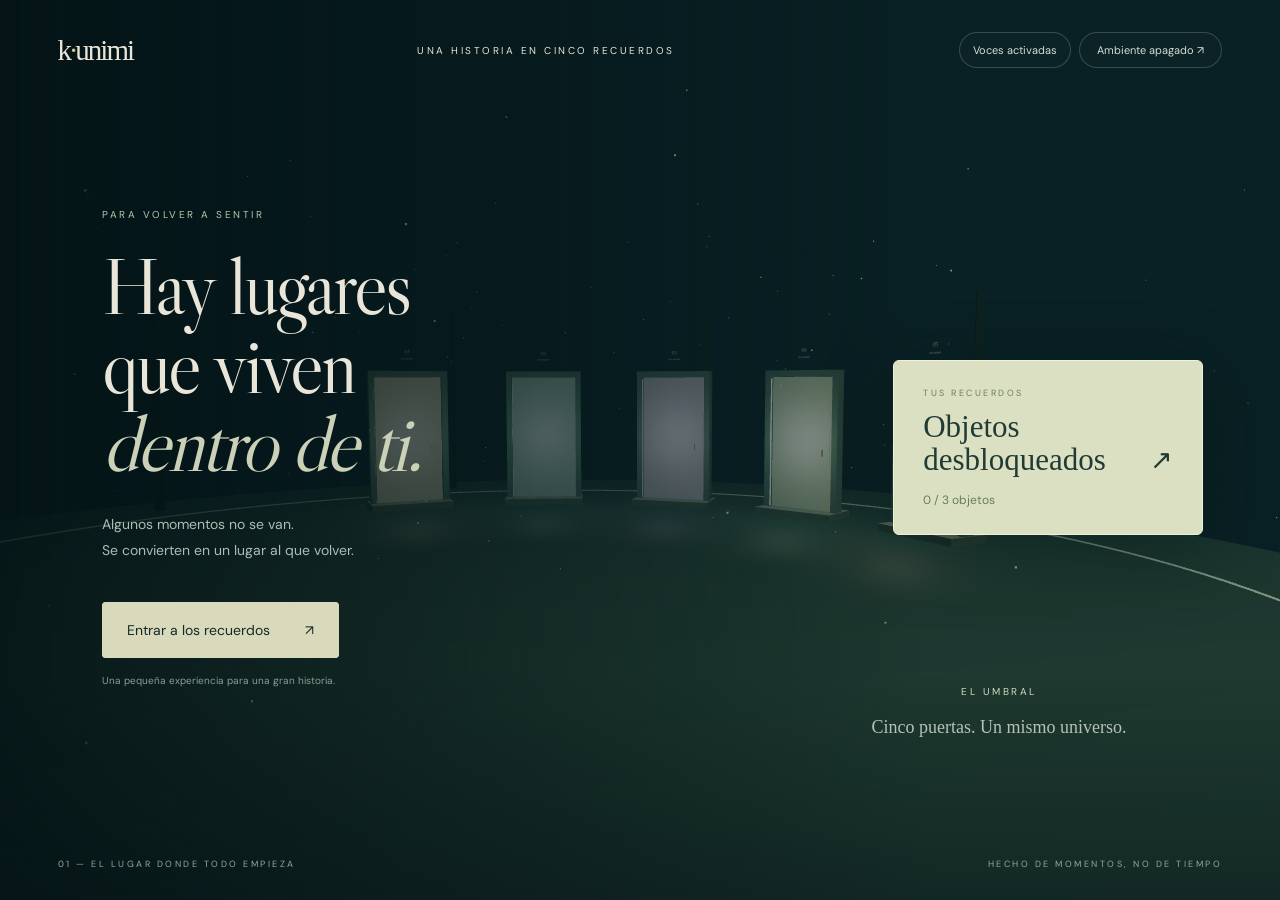
<file: index.html>
<!doctype html><html lang="es"><head><meta charset="UTF-8"><meta name="viewport" content="width=device-width,initial-scale=1"><title>Donde viven los recuerdos</title><meta name="description" content="Cinco puertas. Una historia que merece volver a vivirse."><link rel="stylesheet" href="style.css"></head><body><canvas id="world"></canvas><div class="grain"></div><header><a href="./" class="brand">k<span>·</span>unimi</a><span class="edition">UNA HISTORIA EN CINCO RECUERDOS</span><div class="audioControls"><button id="voiceToggle" aria-pressed="true">Voces activadas</button><button id="sound" aria-pressed="false">Ambiente apagado ↗</button></div></header><main id="intro"><p class="eyebrow">PARA VOLVER A SENTIR</p><h1>Hay lugares<br>que viven<br><i>dentro de ti.</i></h1><p class="description">Algunos momentos no se van.<br>Se convierten en un lugar al que volver.</p><button id="enter" class="primary" disabled>Preparando el lugar… <span>↗</span></button><button id="openInventory">Objetos desbloqueados · 0 / 2</button><p class="small">Una pequeña experiencia para una gran historia.</p></main><div id="caption"><span>EL UMBRAL</span><p>Cinco puertas. Un mismo universo.</p></div><footer id="introFooter"><span>01 — EL LUGAR DONDE TODO EMPIEZA</span><span>HECHO DE MOMENTOS, NO DE TIEMPO</span></footer><section id="hud" hidden><div class="location"><span>ESTÁS EN</span><p>El lugar de los recuerdos</p></div><span id="count">00 / 05 explorados</span><div class="crosshair">+</div><div id="prompt"></div><div class="controls"><span><b>W A S D</b> caminar</span><span><b>MOUSE</b> mirar</span><span><b>E</b> abrir puerta</span><span><b>ESC</b> pausa</span></div></section><section id="pause" class="veil" hidden><p class="eyebrow">TÓMATE TU TIEMPO</p><h2>Los recuerdos<br><i>pueden esperar.</i></h2><button id="resume" class="primary">Seguir explorando <span>↗</span></button><button id="home" class="textbtn">Volver al inicio</button></section><section id="memory" class="veil" hidden><p class="eyebrow" id="memoryNumber"></p><h2>Un recuerdo<br><i>por descubrir.</i></h2><p class="description">Aquí construiremos uno de sus momentos juntos.<br>Este espacio todavía está esperando su historia.</p><button id="back" class="primary">Volver a las puertas <span>↗</span></button></section><div id="parkProgress" hidden><span>ERES NINA</span><strong id="parkPieceCount" aria-live="polite">0 / 5 trozos</strong><div id="parkDots" aria-hidden="true"><i></i><i></i><i></i><i></i><i></i></div><small>Reconstruye la carta</small></div><section id="letterReader" hidden role="dialog" aria-modal="true" aria-labelledby="letterTitle"><article class="letterPaper"><div class="letterLabel">OBJETO RECUPERADO · CARTA COMPLETA</div><h2 id="letterTitle" tabindex="-1"></h2><div id="letterBody"></div><p id="letterSignature"></p><button id="finishLetter">Volver a objetos <span>↗</span></button></article></section><div id="eyelids" aria-hidden="true"><div class="upper"></div><div class="lower"></div></div><div id="nightCaption" hidden><span>RECUERDO 03</span><p>De la mano, un poquito más.</p></div><div id="cinemaCaption" hidden><span>RECUERDO 04</span><p>La sala está vacía. A tu lado, Nina.</p></div><div id="giftBadge" hidden>✦ Foca watona <small>Objeto recibido</small></div><div id="completion" hidden>Recuerdo 02 completado · El día de la foca</div><div id="cinemaFade" aria-hidden="true"></div><div id="whiteFlash" aria-hidden="true"></div>
<section id="loading" class="memoryLoading" hidden aria-live="polite"><span class="loadingMark">02</span><p class="eyebrow">RECONSTRUYENDO UN RECUERDO</p><h2>Al otro lado<br><i>de la puerta.</i></h2><div class="loadingLine"></div><p id="loadingStatus">Preparando la casa…</p><button id="retryMemory" class="textbtn" hidden>Reintentar</button><button id="cancelMemory" class="textbtn">Volver a las puertas</button></section>
<section id="arrival" class="memoryLoading" hidden><p class="eyebrow">RECUERDO 02 · EL DÍA DE LA FOCA</p><h2>El día<br><i>de la foca.</i></h2><p>Camina hacia la casa y acércate a su puerta.</p><button id="exploreHouse" class="primary">Explorar el recuerdo <span>↗</span></button></section>
<section id="dialogue" hidden role="dialog" aria-modal="true" aria-labelledby="speaker"><div class="dialogueBox"><div class="dialogueMeta"><span id="speaker">NINA</span><span>RECUERDO 02</span></div><p id="dialogueText"></p><div id="choices"></div><p id="dialogueHint"></p></div></section>
<button id="leaveMemory" hidden>← Volver a las puertas</button>
<section id="inventoryPanel" hidden role="dialog" aria-modal="true" aria-labelledby="inventoryTitle"><div class="inventoryInner"><p class="eyebrow">LO QUE SE QUEDA CONTIGO</p><h2 id="inventoryTitle">Objetos<br><i>desbloqueados.</i></h2><p id="inventoryCount"></p><p id="inventoryNotice" role="status" aria-live="polite"></p><div class="inventoryGrid"><button id="inspectLetter" disabled><span class="letterIcon" aria-hidden="true">✉</span><strong>La carta</strong><small id="letterLock"></small></button><button id="inspectSeal" disabled><span class="sealIcon" aria-hidden="true">●</span><strong>Foca watona</strong><small id="sealLock"></small></button><button id="inspectBottle" disabled><span class="bottleIcon" aria-hidden="true">▥</span><strong>Inca Kola</strong><small id="bottleLock"></small></button></div><button id="closeInventory" class="textbtn">← Volver al menú</button></div></section>
<section id="sealViewerPanel" hidden aria-labelledby="sealViewerTitle"><button id="closeSealViewer">← Volver a objetos</button><div class="sealViewerText"><p class="eyebrow" id="objectViewerEyebrow">RECUERDO 02 · OBJETO DESBLOQUEADO</p><h2 id="sealViewerTitle">Foca watona</h2><p>Arrastra para girar · Rueda del mouse para acercar</p><div class="sealViewerControls"><button id="sealRotateLeft" aria-label="Girar a la izquierda">↶</button><button id="sealRotateRight" aria-label="Girar a la derecha">↷</button><button id="sealZoomIn" aria-label="Acercar">＋</button><button id="sealZoomOut" aria-label="Alejar">−</button></div></div></section>
<div id="error" hidden>No pudimos iniciar el escenario 3D. Prueba con Chrome o Edge y activa la aceleración gráfica.</div><script type="module" src="main.js"></script><div id="objectToast" role="status" aria-live="polite" hidden>Objeto desbloqueado · Inca Kola<br><small>Ya puedes examinarlo en Objetos del menú.</small></div><section id="fifthOverlay" hidden><div id="phoneIntro"><p class="eyebrow">RECUERDO 05</p><p>En medio de todo, una última luz.<br><small>Enter para guardar el celular y mirar al frente.</small></p></div><div id="memoryPhone"><div class="phoneSpeaker"></div><div class="phoneBar">9:41 <span>●●● ▰</span></div><div class="phoneAddress">🔒 Un lugar para ti</div><div class="phonePage" tabindex="0" aria-label="Página web del celular, desplázate para leer"><img src="assets/recuerdo-celular.png" alt="Página de cumpleaños para Nina"></div><button id="phoneOff">Guardar celular · Enter <span>◉</span></button></div><div id="fifthMusic" hidden><p>wave to earth · love.</p><div id="fifthPlayer"></div><small>Si no suena, pulsa reproducir.</small></div><button id="exitFifth">← Volver a las puertas</button></section><div id="birthdayWhiteFade" aria-hidden="true"></div></body></html>
</file>
<file: style.css>
@import url('https://fonts.googleapis.com/css2?family=DM+Sans:wght@400;500;600&family=Libre+Caslon+Display&display=swap');
:root{color-scheme:dark;--cream:#e9e5d8;--muted:#9aaca7;--accent:#d9dabb}*{box-sizing:border-box}body{margin:0;background:#071b1e;color:var(--cream);font:14px 'DM Sans',sans-serif;overflow:hidden}canvas{position:fixed;inset:0;width:100%;height:100%}.grain{position:fixed;inset:0;pointer-events:none;background:linear-gradient(90deg,rgba(3,17,20,.8),transparent 72%),linear-gradient(0deg,#07171988,transparent 25%)}header{position:fixed;top:0;width:100%;padding:32px 4.5%;display:flex;align-items:center;justify-content:space-between;z-index:3}.brand{font-family:Georgia,serif;color:var(--cream);text-decoration:none;font-size:29px;letter-spacing:-2px}.brand span{color:#d6c78e}.edition,footer,.eyebrow,.location>span,#count,#caption>span{font-size:10px;letter-spacing:2.5px}button{font:inherit;cursor:pointer}#sound{border:1px solid #b4c4bb40;background:#102a2b66;color:#d5ddd3;border-radius:30px;padding:10px 17px;font-size:11px}main{position:fixed;left:8%;top:22%;z-index:2}.eyebrow{color:#bbc6ac;margin-bottom:26px}h1{font-family:'Libre Caslon Display',Georgia,serif;font-size:clamp(58px,6.2vw,96px);font-weight:400;line-height:.99;letter-spacing:-3px;margin:0 0 28px}i{font-weight:400;color:#cbd1b7}.description{font-size:14px;line-height:1.9;color:#adbdb6}.primary{margin-top:24px;border:1px solid #d9dabb;background:#d9dabb;color:#152a28;padding:18px 24px;min-width:235px;text-align:left;border-radius:3px}.primary span{float:right;margin-left:35px}.primary:hover{background:#eeeeda}.primary:disabled{opacity:.5;cursor:wait}.small{font-size:10px;color:#8a9f98;margin-top:16px}footer{position:fixed;bottom:30px;left:4.5%;right:4.5%;display:flex;justify-content:space-between;font-size:9px;color:#92aaa1}#caption{position:fixed;bottom:16%;right:12%;text-align:center}#caption>span{color:#d3d9bb}#caption p{font-family:Georgia,serif;font-size:18px;color:#b5c3b4}.location{position:absolute;top:115px;left:4.5%}.location>span{color:var(--muted)}.location p{font-family:Georgia,serif;font-size:23px;margin-top:9px}#count{position:absolute;right:4.5%;top:120px;color:var(--muted)}.crosshair{position:absolute;left:50%;top:50%;color:#ebeee1aa;font-size:20px;transform:translate(-50%,-50%)}#prompt{position:absolute;top:59%;left:50%;transform:translateX(-50%);text-align:center;line-height:1.8;color:#f2eed7}.controls{position:absolute;bottom:32px;width:100%;display:flex;justify-content:center;gap:30px;color:#95aaa3;font-size:11px}.controls b{font-size:10px;color:#d8dfcf;margin-right:7px}.veil{position:fixed;inset:0;z-index:4;background:#061719db;backdrop-filter:blur(12px);display:flex;align-items:center;justify-content:center;flex-direction:column;text-align:center}h2{font:64px/1.05 'Libre Caslon Display',Georgia,serif;letter-spacing:-1px;margin:0 0 15px}.textbtn{background:none;border:0;color:#b6c4b8;margin-top:24px}#error{position:fixed;bottom:15%;left:8%;background:#422d25;padding:20px;max-width:420px;z-index:9}[hidden]{display:none!important}@media(max-height:700px){main{top:18%}h1{font-size:62px;margin-bottom:15px}.primary{margin-top:12px}.eyebrow{margin-bottom:18px}}@media(max-width:700px){.edition,#caption,footer span:last-child{display:none}main{left:7%}h1{font-size:60px}.controls{gap:10px}.controls span{font-size:9px}}
#whiteFlash{position:fixed;inset:0;background:white;z-index:8;opacity:0;pointer-events:none;transition:opacity .7s ease}#whiteFlash.visible{opacity:1}.memoryLoading{position:fixed;inset:0;z-index:9;display:flex;align-items:center;justify-content:center;flex-direction:column;background:#fff;color:#514e48;text-align:center}.memoryLoading i{color:#9b9d91}.memoryLoading .eyebrow{color:#89867c}.memoryLoading>p:not(.eyebrow){color:#8b887e;font-size:13px}.loadingMark{font:36px Georgia;margin-bottom:30px;color:#b4ad9e}.loadingLine{width:180px;height:2px;background:#e9e5de;overflow:hidden;margin:25px}.loadingLine:after{content:'';display:block;height:100%;width:40%;background:#9b9d91;animation:loadingTravel 1.5s infinite ease-in-out}@keyframes loadingTravel{from{transform:translateX(-100%)}to{transform:translateX(350%)}}#arrival{background:#ffffffb5;backdrop-filter:blur(3px)}body.in-memory .grain{opacity:0}body.in-memory header{color:#625c51}body.in-memory .brand{color:#625c51}body.in-memory .edition{color:#8b8477}body.in-memory .location,body.in-memory #count,body.in-memory .controls,body.in-memory #prompt{color:#726b60}body.in-memory .controls b{color:#45433e}body.in-memory .crosshair{color:#6f695a}#leaveMemory{position:fixed;top:165px;left:4.5%;background:#ffffffbd;color:#70695e;border:1px solid #dcd6cb;border-radius:4px;padding:11px 16px;z-index:3;font-size:11px}#dialogue{position:fixed;inset:0;z-index:6;background:linear-gradient(0deg,#625c4e40,transparent 65%);display:flex;align-items:flex-end;justify-content:center;padding:0 24px 45px}.dialogueBox{width:min(760px,100%);padding:28px 34px;background:#fffdf7f5;border:1px solid #dcd6c8;box-shadow:0 15px 90px #5954451c;border-radius:8px;color:#47433c}.dialogueMeta{display:flex;justify-content:space-between;font-size:10px;letter-spacing:2px;color:#918878}#dialogueText{font:27px/1.4 'Libre Caslon Display',Georgia,serif;margin:20px 0 25px}#choices{display:flex;flex-direction:column;gap:10px}#choices button{padding:13px 17px;text-align:left;color:#555348;background:#eeeee5;border:1px solid #deddd0;border-radius:4px}#choices button:hover,#choices button:focus-visible{outline:2px solid #9ba592;background:#e2e7da}#dialogue .primary{color:#24352c}
@media(prefers-reduced-motion:reduce){.loadingLine:after{animation:none}#whiteFlash{transition-duration:.1s}}
#dialogueHint{margin:17px 0 0;text-align:right;color:#9c9385;font-size:10px;letter-spacing:1px}#choices button:disabled{opacity:.4;cursor:wait}#choices .continueDialogue{align-self:flex-end;background:transparent;border:0;color:#918777;font-size:12px;padding:8px}#giftBadge{position:fixed;right:4.5%;top:165px;z-index:4;padding:14px 18px;border:1px solid #c9c5b6;background:#fffdf3e8;border-radius:5px;color:#68675b;font-size:13px}#giftBadge small{display:block;margin:5px 0 0 14px;font-size:9px;letter-spacing:1px;color:#999184}#completion{position:fixed;bottom:75px;left:4.5%;font-size:11px;color:#d8d8b5;z-index:3}
.audioControls{display:flex;gap:8px;align-items:center}#voiceToggle{border:1px solid #b4c4bb40;background:#102a2b66;color:#d5ddd3;border-radius:30px;padding:10px 13px;font-size:11px}body.in-memory #voiceToggle,body.in-memory #sound{background:#fffdf6cc;border-color:#dcd6cb;color:#6d685c}#dialogueText{min-height:38px}body.in-memory #dialogueText{white-space:pre-wrap}@media(max-width:850px){.edition{display:none}}
body.in-memory header{z-index:7}
body.in-cinema .grain{opacity:.25}body.in-cinema .crosshair{display:none}body.in-cinema #prompt{display:none}body.in-cinema #leaveMemory{color:#ccc9d6;background:#151824be;border-color:#ffffff24}body.in-cinema .location p{color:#d6d9e4}body.in-cinema #arrival{background:#090d19cf;color:#e4e7ef;backdrop-filter:blur(6px)}body.in-cinema #arrival i{color:#a3b6cc}body.in-cinema #arrival .eyebrow{color:#91a7c0}body.in-cinema #arrival>p:not(.eyebrow){color:#a2adbd}#cinemaCaption{position:fixed;bottom:95px;left:0;width:100%;text-align:center;pointer-events:none;color:#a4b1c4}#cinemaCaption span{font-size:9px;letter-spacing:3px}#cinemaCaption p{font:19px Georgia,serif;color:#d4dce7}
body.in-cinema #prompt:not(:empty){display:block;background:#131925d9;border:1px solid #8d9bb636;color:#e1e5ec;border-radius:5px;padding:12px 22px;font-size:11px;letter-spacing:1px}body.in-cinema header{z-index:7}body.in-cinema .dialogueBox{background:#141b29f5;border-color:#8997ac40;color:#e1e5ec}body.in-cinema .dialogueMeta,body.in-cinema #dialogueHint{color:#96aac5}body.in-cinema #choices .continueDialogue{color:#becbdb}
#cinemaFade{position:fixed;inset:0;background:#000;z-index:8;opacity:0;pointer-events:none;transition:opacity .8s ease}#cinemaFade.visible{opacity:1}
body.in-night .grain{opacity:.18}body.in-night header{z-index:7}body.in-night .crosshair{display:none}body.in-night .dialogueBox{background:#24222ff2;border-color:#c2b7aa40;color:#ece4da}body.in-night .dialogueMeta,body.in-night #dialogueHint,body.in-night #choices .continueDialogue{color:#bcb3af}body.in-night #arrival{background:#151b2cd1;color:#ece4da;backdrop-filter:blur(5px)}body.in-night #arrival i{color:#d6bdac}body.in-night #arrival>p{color:#b8afad}body.in-night #prompt{font-size:10px;top:auto;bottom:160px;letter-spacing:1px;color:#d9d0c5}body.in-night #leaveMemory{background:#242330bb;border-color:#c2b7aa40;color:#ded3c8}#nightCaption{position:fixed;bottom:95px;left:0;width:100%;text-align:center;pointer-events:none;color:#afa6aa}#nightCaption span{font-size:9px;letter-spacing:3px}#nightCaption p{font:20px Georgia,serif;color:#d7c5b9}body.in-bedroom #prompt{display:none}#eyelids{position:fixed;inset:0;pointer-events:none;z-index:12}#eyelids>div{position:absolute;left:-10%;width:120%;height:0;background:#000}#eyelids .upper{top:0;border-radius:0 0 50% 50% / 0 0 10% 10%}#eyelids .lower{bottom:0;border-radius:50% 50% 0 0 / 10% 10% 0 0}body.night-sleep header,body.night-sleep #hud,body.night-sleep #nightCaption{visibility:hidden}
body.in-park .grain{opacity:.07}body.in-park header{color:#374b3d}body.in-park .brand{color:#374b3d}body.in-park .edition{color:#52634f}body.in-park .location p,body.in-park #prompt{color:#374b3d}body.in-park #sound,body.in-park #voiceToggle{background:#f7f1dfbd;color:#53604f;border-color:#858e714f}body.in-park #leaveMemory{background:#f7f1dfd9;border-color:#9a9d7b;color:#53604f}body.in-park .controls{color:#4b5d45}body.in-park .controls b{color:#31442d}body.in-park #arrival{background:#e2e8d8c9;color:#384e3c;backdrop-filter:blur(4px)}body.in-park #arrival i{color:#7a8b5a}body.in-park #arrival>p{color:#68795a}#parkProgress{position:fixed;top:165px;right:4.5%;padding:20px 23px;background:#f5efdeed;border:1px solid #a7b08c6b;border-radius:5px;color:#556449;z-index:3;min-width:175px}#parkProgress>span{display:block;font-size:9px;letter-spacing:3px}#parkProgress strong{display:block;font:25px Georgia;margin:10px 0}#parkDots{display:flex;gap:8px;margin:12px 0}#parkDots i{display:block;width:16px;height:21px;background:#dbdccb;border:1px solid #a3ac8c;transform:rotate(-6deg)}#parkDots i.found{background:#889d68;border-color:#6c8255}#parkProgress small{font-size:10px;color:#7c876b}#letterReader{position:fixed;inset:0;z-index:10;display:flex;align-items:center;justify-content:center;padding:30px;background:#263528a8;backdrop-filter:blur(6px);overflow:auto}.letterPaper{position:relative;width:min(570px,100%);max-height:calc(100vh - 60px);overflow-y:auto;padding:42px 48px;background:#f4edda;color:#625443;box-shadow:0 25px 90px #18271c6b;border-radius:2px;transform:rotate(-.6deg);background-image:repeating-linear-gradient(90deg,transparent 0,transparent calc(20% - 1px),#a9987525 calc(20% - 1px),#a9987525 20%)}.letterLabel{font-size:8px;letter-spacing:2px;color:#9c8d71}.letterPaper h2{font:43px Georgia;margin:28px 0 24px}.letterPaper h2:focus{outline:0}.letterPaper p{font:17px/1.8 Georgia,serif;margin:0 0 19px}#letterSignature{font-style:italic!important;margin-top:24px!important}#finishLetter{display:block;width:100%;border:1px solid #a7ad8c;padding:15px 18px;background:#d5ddbd;color:#46563c;text-align:left;margin-top:30px}#finishLetter span{float:right}#finishLetter:hover{background:#c8d3ac}@media(max-height:700px){.letterPaper{padding:28px 38px}.letterPaper h2{font-size:33px;margin:20px 0}.letterPaper p{font-size:15px;line-height:1.6}}
body.in-park .crosshair{color:#42523c}
#openInventory{display:block;margin:11px 0 0;padding:11px 0;border:0;border-bottom:1px solid #b9c5ac55;color:#ccd4bd;background:none;font-size:12px}#openInventory:hover{color:#f4efd4}body.viewing-objects header,body.viewing-objects #intro,body.viewing-objects #introFooter,body.viewing-objects #caption,body.viewing-objects #completion{visibility:hidden}#inventoryPanel{position:fixed;inset:0;z-index:9;background:#0b2225e8;backdrop-filter:blur(10px);display:flex;align-items:center;justify-content:center;padding:35px;overflow:auto}.inventoryInner{width:min(700px,100%);text-align:center}.inventoryInner h2{font-size:60px;margin:0}.inventoryInner>.eyebrow{margin-bottom:20px}#inventoryCount{font-size:12px;color:#9cac9f;margin:18px 0 24px}.inventoryGrid{display:grid;grid-template-columns:1fr 1fr;gap:18px}.inventoryGrid>button{border:1px solid #9cab8e55;border-radius:6px;background:#24413d80;padding:26px 20px;color:#e2e4ce;min-height:210px;display:flex;flex-direction:column;align-items:center;justify-content:center}.inventoryGrid>button:hover:enabled{background:#335249;border-color:#c4cb9b}.inventoryGrid>button:disabled{opacity:.43;cursor:default}.inventoryGrid strong{font:26px Georgia;margin:16px 0 10px}.inventoryGrid small{font-size:11px;color:#acbca9;line-height:1.7}.letterIcon{font-size:53px;line-height:1;color:#e1d4b8}.sealIcon{display:block;position:relative;width:85px;height:61px;border-radius:50%;background:#b4c3c1;color:transparent;box-shadow:inset -12px -8px 0 #93aaa6}.sealIcon:before{content:'•  •';position:absolute;top:18px;left:27px;color:#304641;font-size:18px;letter-spacing:3px}.sealIcon:after{content:'';position:absolute;left:37px;top:39px;width:13px;height:6px;border-radius:50%;background:#d8dfd7}#sealViewerPanel{position:fixed;inset:0;z-index:6;pointer-events:none}#sealViewerPanel button{pointer-events:auto;border:1px solid #a6b6a866;background:#102b2cbb;color:#e4e4ce;border-radius:4px;padding:12px 18px}#closeSealViewer{position:absolute;left:4.5%;top:35px}.sealViewerText{position:absolute;bottom:34px;left:0;width:100%;text-align:center}.sealViewerText h2{font-size:43px;margin:8px 0 12px}.sealViewerText>.eyebrow{margin-bottom:10px;font-size:9px}.sealViewerText>p:not(.eyebrow){font-size:11px;color:#9eb3a9}.sealViewerControls{display:flex;gap:10px;justify-content:center;margin-top:18px}.sealViewerControls button{font-size:19px;min-width:50px}#world{touch-action:none}@media(max-height:700px){.inventoryInner h2{font-size:44px}.inventoryGrid>button{min-height:170px;padding:20px}.sealViewerText h2{font-size:32px}}@media(max-width:600px){.inventoryGrid{gap:10px}.inventoryGrid>button{padding:20px 12px}.inventoryGrid strong{font-size:21px}}
#openInventory{position:fixed;right:6%;top:40%;width:310px;min-height:175px;margin:0;padding:26px 29px;background:#dce0c3;border:1px solid #eef0d8;border-radius:6px;color:#203b34;box-shadow:0 18px 70px #06181766;text-align:left;transition:background .2s,transform .2s}#openInventory:hover{color:#16332a;background:#eef0d9;transform:translateY(-3px)}#openInventory .inventoryButtonKicker{display:block;font-size:9px;letter-spacing:2.5px;color:#6a7d60;margin-bottom:12px}#openInventory strong{display:block;font:31px/1.04 Georgia,serif;font-weight:400}#openInventory strong span{float:right;font:27px Georgia}#openInventory small{display:block;margin-top:16px;font-size:12px;color:#687c5e}#inventoryNotice{min-height:17px;font-size:12px;color:#d4cda5;margin:0 0 17px}@media(max-width:1000px){#openInventory{width:260px;right:5%;padding:24px;min-height:155px}#openInventory strong{font-size:27px}}@media(max-width:750px){#openInventory{top:auto;bottom:80px;right:5%;width:220px;min-height:115px;padding:18px 21px}#openInventory strong{font-size:22px}#openInventory .inventoryButtonKicker{font-size:8px;margin-bottom:8px}#openInventory small{margin-top:10px}}
body.viewing-objects .grain{opacity:.08}
.inventoryInner{width:min(920px,100%)}.inventoryGrid{grid-template-columns:repeat(3,1fr)}.bottleIcon{display:block;width:33px;height:66px;background:linear-gradient(#1c60be 0 15%,#e0d65a 15% 36%,#1561b1 36% 70%,#e3d554 70%);border-radius:10px 10px 8px 8px;color:#f9e664;font-size:32px;line-height:76px}#objectToast{position:fixed;top:100px;left:50%;transform:translateX(-50%);z-index:12;background:#122933ee;border:1px solid #c9d29766;padding:19px 26px;text-align:center;color:#f0ebce;font:21px Georgia;pointer-events:none}#objectToast small{display:block;margin-top:10px;font:12px Arial;color:#becbbc}@media(max-width:600px){.inventoryGrid{grid-template-columns:1fr}.inventoryInner{padding-top:35px}.inventoryGrid>button{min-height:150px}}
body.in-fifth header,body.in-fifth .grain{display:none}#fifthOverlay{position:fixed;inset:0;z-index:5;pointer-events:none}#phoneIntro{position:absolute;top:8%;left:8%;color:#c7ccd6;font:21px Georgia}#phoneIntro .eyebrow{font:10px Arial;letter-spacing:4px}#memoryPhone{position:absolute;width:min(330px,40vw);height:min(650px,78vh);left:50%;bottom:-8px;transform:translateX(-50%);background:#111217;border:7px solid #25262b;border-bottom:17px solid #25262b;border-radius:40px 40px 0 0;box-shadow:0 0 60px #9fbdcf22;overflow:hidden;pointer-events:auto;animation:raisePhone 2s ease both;transition:transform 1.5s,opacity 1s}#memoryPhone.off{transform:translate(-50%,110%);opacity:0;pointer-events:none}.phoneSpeaker{position:absolute;width:65px;height:5px;left:calc(50% - 32px);top:7px;background:#050506;border-radius:10px;z-index:1}.phoneBar{height:32px;padding:12px 17px 0;background:#fafafa;color:#252525;font:10px Arial}.phoneBar span{float:right}.phoneAddress{height:32px;background:#ebedf1;color:#505661;font:11px Arial;text-align:center;padding:8px}.phonePage{height:calc(100% - 120px);overflow:auto;background:#efb6ee}.phonePage img{width:100%;display:block}.phonePage:focus{outline:1px solid #d1bded;outline-offset:-2px}#phoneOff{height:56px;width:100%;background:#111217;border:0;color:#f0eced;font-size:12px}#phoneOff span{margin-left:15px}#exitFifth{position:absolute;top:30px;right:4%;pointer-events:auto;background:#11151aaa;color:#b5bdc9;border:1px solid #ffffff20;padding:12px 18px;border-radius:5px;font-size:11px}#fifthMusic{position:absolute;bottom:20px;right:22px;pointer-events:auto;background:#070a0dd9;padding:10px;border-radius:5px}#fifthMusic p{font:12px Georgia;margin:0 0 7px;color:#d3c6c9}#fifthPlayer iframe{width:200px;height:200px;border:0;display:block}#fifthMusic small{font-size:9px;color:#9d9aa2;display:block;margin-top:7px}@keyframes raisePhone{from{transform:translate(-50%,110%)}to{transform:translate(-50%,0)}}@media(max-width:650px){#memoryPhone{width:300px;max-width:85vw}#phoneIntro{top:10%;font-size:16px}#fifthPlayer iframe{width:200px;height:200px}}
#memoryPhone{left:auto;right:7%;bottom:-25px;width:min(290px,32vw);height:min(550px,70vh);transform:rotate(-9deg);transform-origin:85% 100%;animation:raiseHeldPhone 1.8s ease both;overflow:visible;border-radius:35px;isolation:isolate}#memoryPhone:before{content:'';position:absolute;z-index:-1;right:-55px;bottom:-125px;width:105px;height:220px;border-radius:45px 48px 12px 12px;background:linear-gradient(90deg,#785747,#b08770 65%,#8b6651);transform:rotate(-15deg);box-shadow:inset -12px 0 0 #0002}#memoryPhone:after{content:'';position:absolute;right:-20px;bottom:100px;width:35px;height:105px;border-radius:25px;background:linear-gradient(90deg,#a47b64,#c49a7c);transform:rotate(-14deg);pointer-events:none}.phoneBar{border-radius:25px 25px 0 0}.phonePage{overflow-y:auto}#phoneOff{border-radius:0 0 22px 22px}#memoryPhone.off{animation:none;transform:translateY(120%) rotate(-15deg);opacity:0;transition:transform 1.7s ease,opacity 1.4s}#phoneIntro small{display:block;font:11px Arial;color:#8795a6;margin-top:18px}@keyframes raiseHeldPhone{from{transform:translateY(100%) rotate(-19deg);opacity:0}to{transform:translateY(0) rotate(-9deg);opacity:1}}body.in-fifth .dialogueBox{background:#14131bea;color:#eae3dc;border-color:#cbac7c55}body.in-fifth .dialogueMeta,body.in-fifth #dialogueHint{color:#bfae98}@media(max-width:650px){#memoryPhone{right:8%;width:240px;max-width:65vw;height:65vh}#fifthMusic{right:auto;left:15px}}
#birthdayWhiteFade{position:fixed;inset:0;z-index:25;background:#fff;opacity:0;pointer-events:none}
</file>
